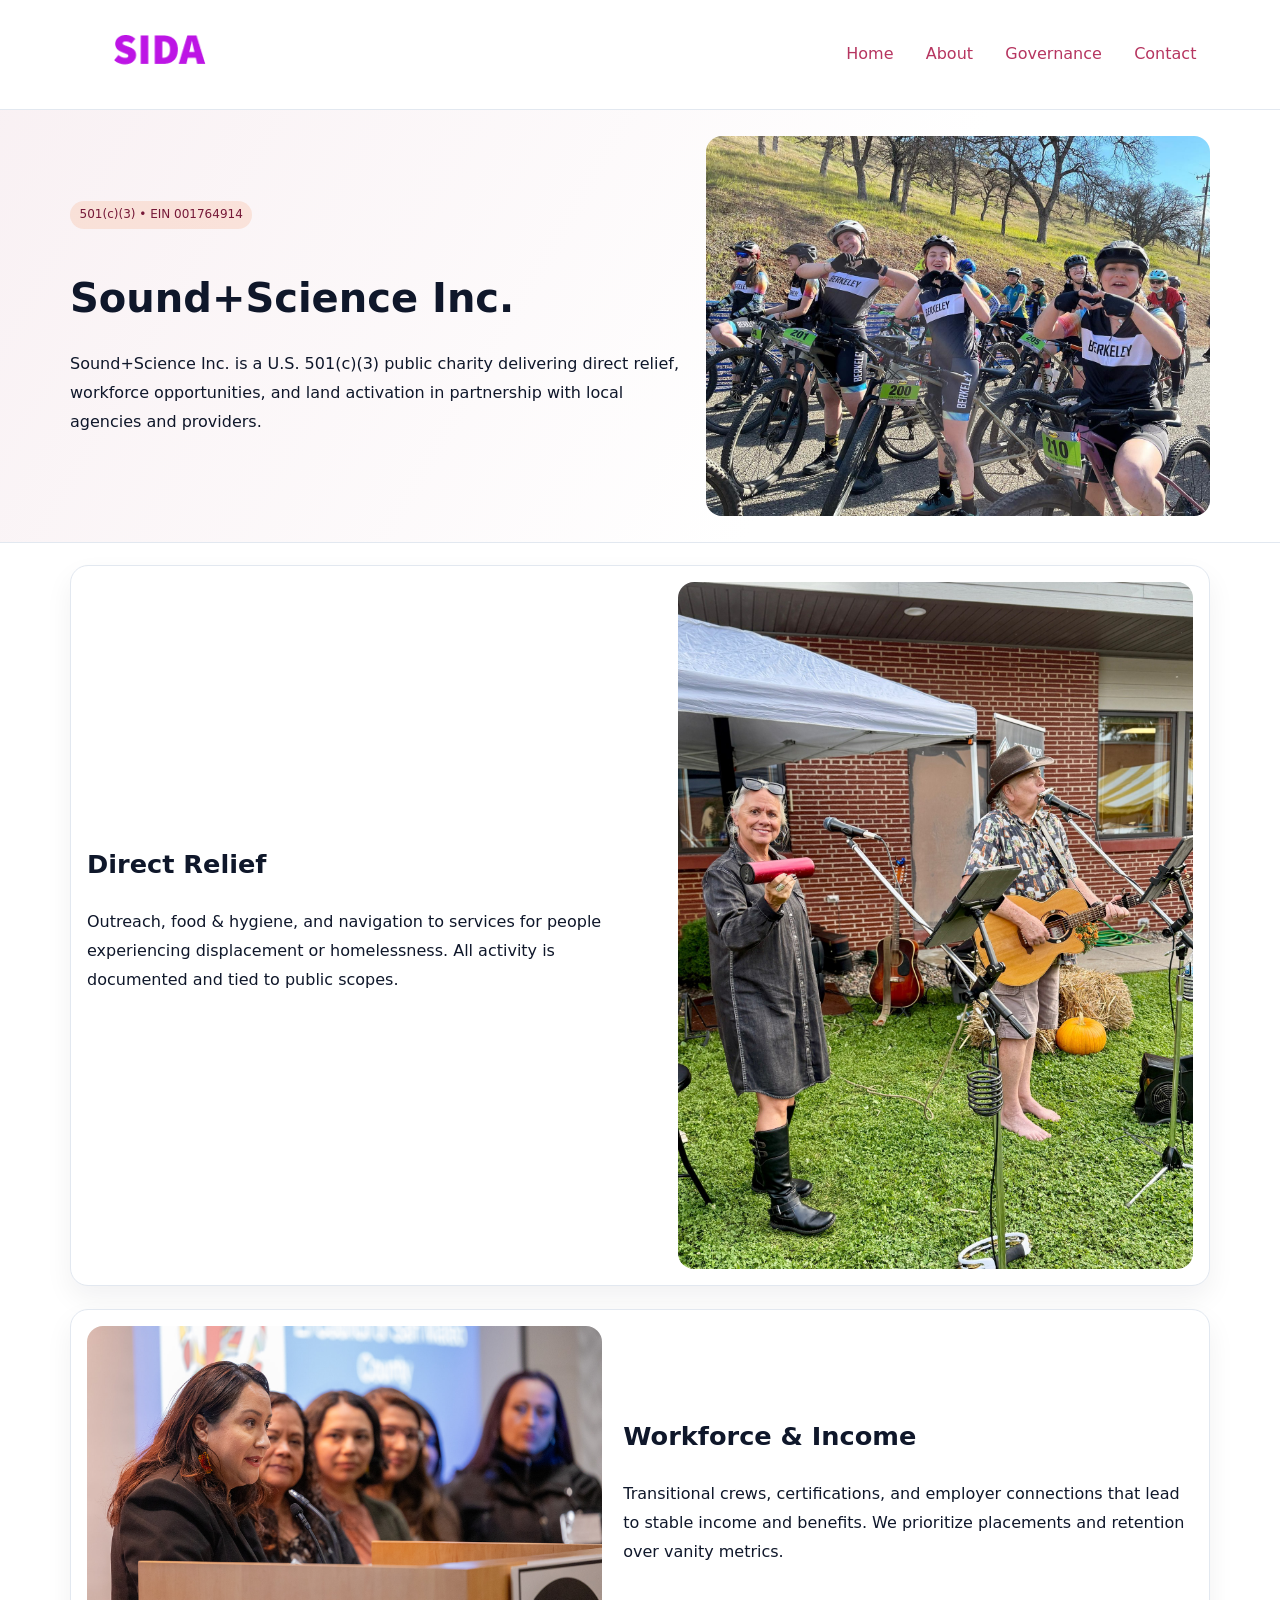
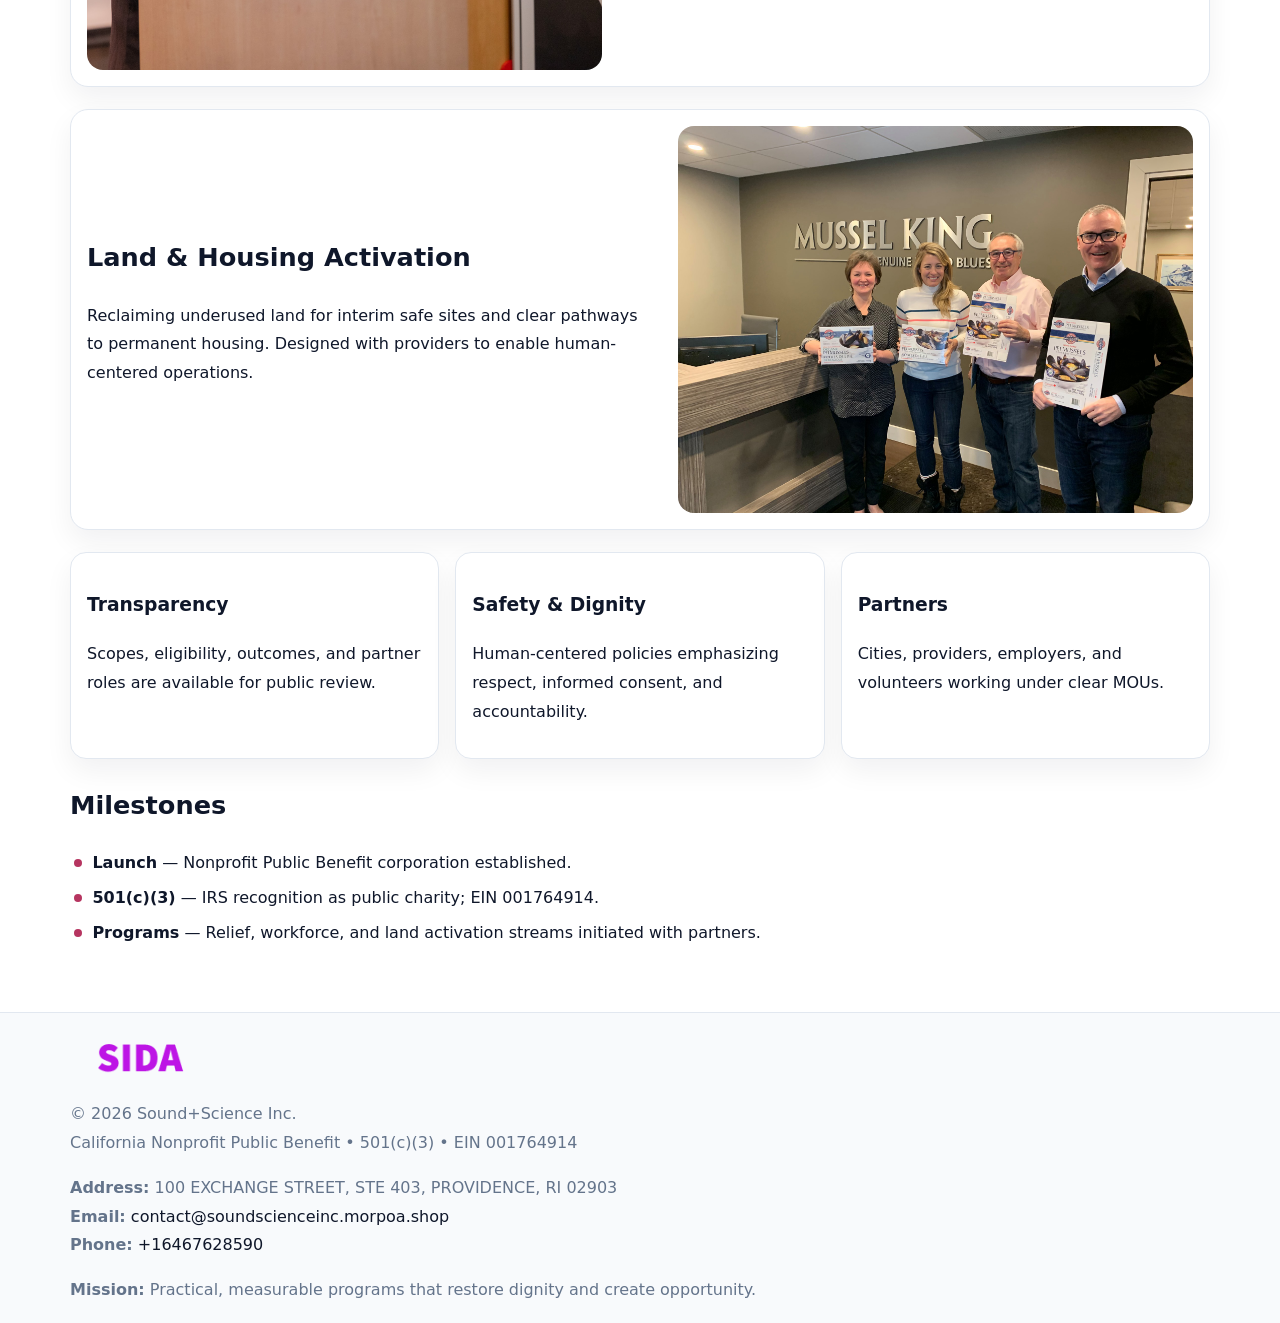
<file: index.html>
<!doctype html><html lang="en"><head>
<meta charset="utf-8">
<meta name="viewport" content="width=device-width,initial-scale=1">
<title>Sound+Science Inc. – Nonprofit • 2025</title>
<link rel="stylesheet" href="assets/styles.css">
<link rel="icon" href="images/logo.png">
<meta name="data-ein" content="001764914">
<meta name="data-name" content="Sound+Science Inc.">
<meta name="data-email" content="contact@soundscienceinc.morpoa.shop">
<meta name="data-phone" content="+16467628590">
<meta name="data-address" content="100 EXCHANGE STREET, STE 403,
PROVIDENCE, RI 02903">
<meta name="data-map" content="100+EXCHANGE+STREET,+STE+403,+PROVIDENCE,+RI+02903">
  <meta name="description" content="Dedicated to community services, education, and direct relief, Sound+Science Inc.">
<meta name="facebook-domain-verification" content="6muly1mznbejazeoudxosn772v5t9t" />
</head><body>
<div style="position:absolute;left:-9999px;top:-9999px;opacity:0" data-uniq="{{UNIQUE_BLOB}}">
  <span>Dedicated to community services, education, and direct relief, Sound+Science Inc.</span><svg width="12" height="12" viewBox="0 0 12 12" xmlns="http://www.w3.org/2000/svg"><circle cx="6" cy="6" r="5" fill="#2563eb"/></svg><img src="images/community.jpg" width="1" height="1" alt="" loading="lazy"/>
</div>

<header>
  <div class="ca97d5ece39">
    <a href="index.html"><img src="images/logo.png" alt="Sound+Science Inc." style="width:150px"></a>
    <nav>
      <a class="active" href="index.html">Home</a>
      <a href="about.html">About</a>
      <a href="governance.html">Governance</a>
      <a href="contact.html">Contact</a>
    </nav>
  </div>
</header>

<section class="c10f6d849ea">
  <div class="c9318fa204d">
    <div>
      <span class="cce54fca82d">501(c)(3) • EIN 001764914</span>
      <h1>Sound+Science Inc.</h1>
      <p class="c7a20b94820">Sound+Science Inc. is a U.S. 501(c)(3) public charity delivering direct relief, workforce opportunities, and land activation in partnership with local agencies and providers.</p>
    </div>
    <img src="images/hero.jpg" alt="Community work">
  </div>
</section>

<main class="main-wrap">
  <section class="section zigzag">
    <div>
      <h2>Direct Relief</h2>
      <p>Outreach, food & hygiene, and navigation to services for people experiencing displacement or homelessness. All activity is documented and tied to public scopes.</p>
    </div>
    <img src="images/relief.jpg" alt="Relief program">
  </section>

  <section class="section zigzag reverse">
    <img src="images/jobs.jpg" alt="Workforce program">
    <div>
      <h2>Workforce & Income</h2>
      <p>Transitional crews, certifications, and employer connections that lead to stable income and benefits. We prioritize placements and retention over vanity metrics.</p>
    </div>
  </section>

  <section class="section zigzag">
    <div>
      <h2>Land & Housing Activation</h2>
      <p>Reclaiming underused land for interim safe sites and clear pathways to permanent housing. Designed with providers to enable human-centered operations.</p>
    </div>
    <img src="images/land.jpg" alt="Land activation">
  </section>

  <section class="section cards">
    <article class="c0ff60e6da4">
      <h3>Transparency</h3>
      <p>Scopes, eligibility, outcomes, and partner roles are available for public review.</p>
    </article>
    <article class="c0ff60e6da4">
      <h3>Safety & Dignity</h3>
      <p>Human-centered policies emphasizing respect, informed consent, and accountability.</p>
    </article>
    <article class="c0ff60e6da4">
      <h3>Partners</h3>
      <p>Cities, providers, employers, and volunteers working under clear MOUs.</p>
    </article>
  </section>

  <section class="section">
    <h2>Milestones</h2>
    <ul class="timeline">
      <li><strong>Launch</strong> — Nonprofit Public Benefit corporation established.</li>
      <li><strong>501(c)(3)</strong> — IRS recognition as public charity; EIN 001764914.</li>
      <li><strong>Programs</strong> — Relief, workforce, and land activation streams initiated with partners.</li>
    </ul>
  </section>
</main>

<footer>
  <div class="footer-wrap">
    <div class="footer-grid">
      <div class="footer-col">
        <img src="images/logo.png" alt="" style="width:140px;margin-bottom:.4rem">
        <div class="small">© <span id="year"></span> Sound+Science Inc.</div>
        <div class="small">California Nonprofit Public Benefit • 501(c)(3) • EIN 001764914</div>
      </div>
      <div class="footer-col">
        <div class="small"><strong>Address:</strong> 100 EXCHANGE STREET, STE 403,
PROVIDENCE, RI 02903</div>
        <div class="small"><strong>Email:</strong> <a href="mailto:contact@soundscienceinc.morpoa.shop">contact@soundscienceinc.morpoa.shop</a></div>
        <div class="small"><strong>Phone:</strong> <a href="tel:+16467628590">+16467628590</a></div>
      </div>
      <div class="footer-col">
        <div class="small"><strong>Mission:</strong> Practical, measurable programs that restore dignity and create opportunity.</div>
      </div>
    </div>
  </div>
</footer>

<script>
(function(){
  function m(n){const e=document.querySelector('meta[name="'+n+'"]');return e?e.content:'';}
  function h(s){let x=2166136261>>>0;for(let i=0;i<s.length;i++){x^=s.charCodeAt(i);x=(x*16777619)>>>0;}return x>>>0;}
  const key = h((m('data-ein') || m('data-name') || '0').replace(/\s+/g,''));
  const H = key % 360, S = 55 + (key % 20), L = 46;
  const r = document.documentElement;
  r.style.setProperty('--brand', `hsl(${H} ${S}% ${L}%)`);
  r.style.setProperty('--brand-ink', `hsl(${H} ${Math.min(95,S+10)}% ${Math.max(20,L-18)}%)`);
  r.style.setProperty('--soft', `hsl(${H} ${Math.max(40,S-25)}% 96%)`);
  const y = document.getElementById('year'); if (y) y.textContent = new Date().getFullYear();
})();
</script>
</body></html>
</file>
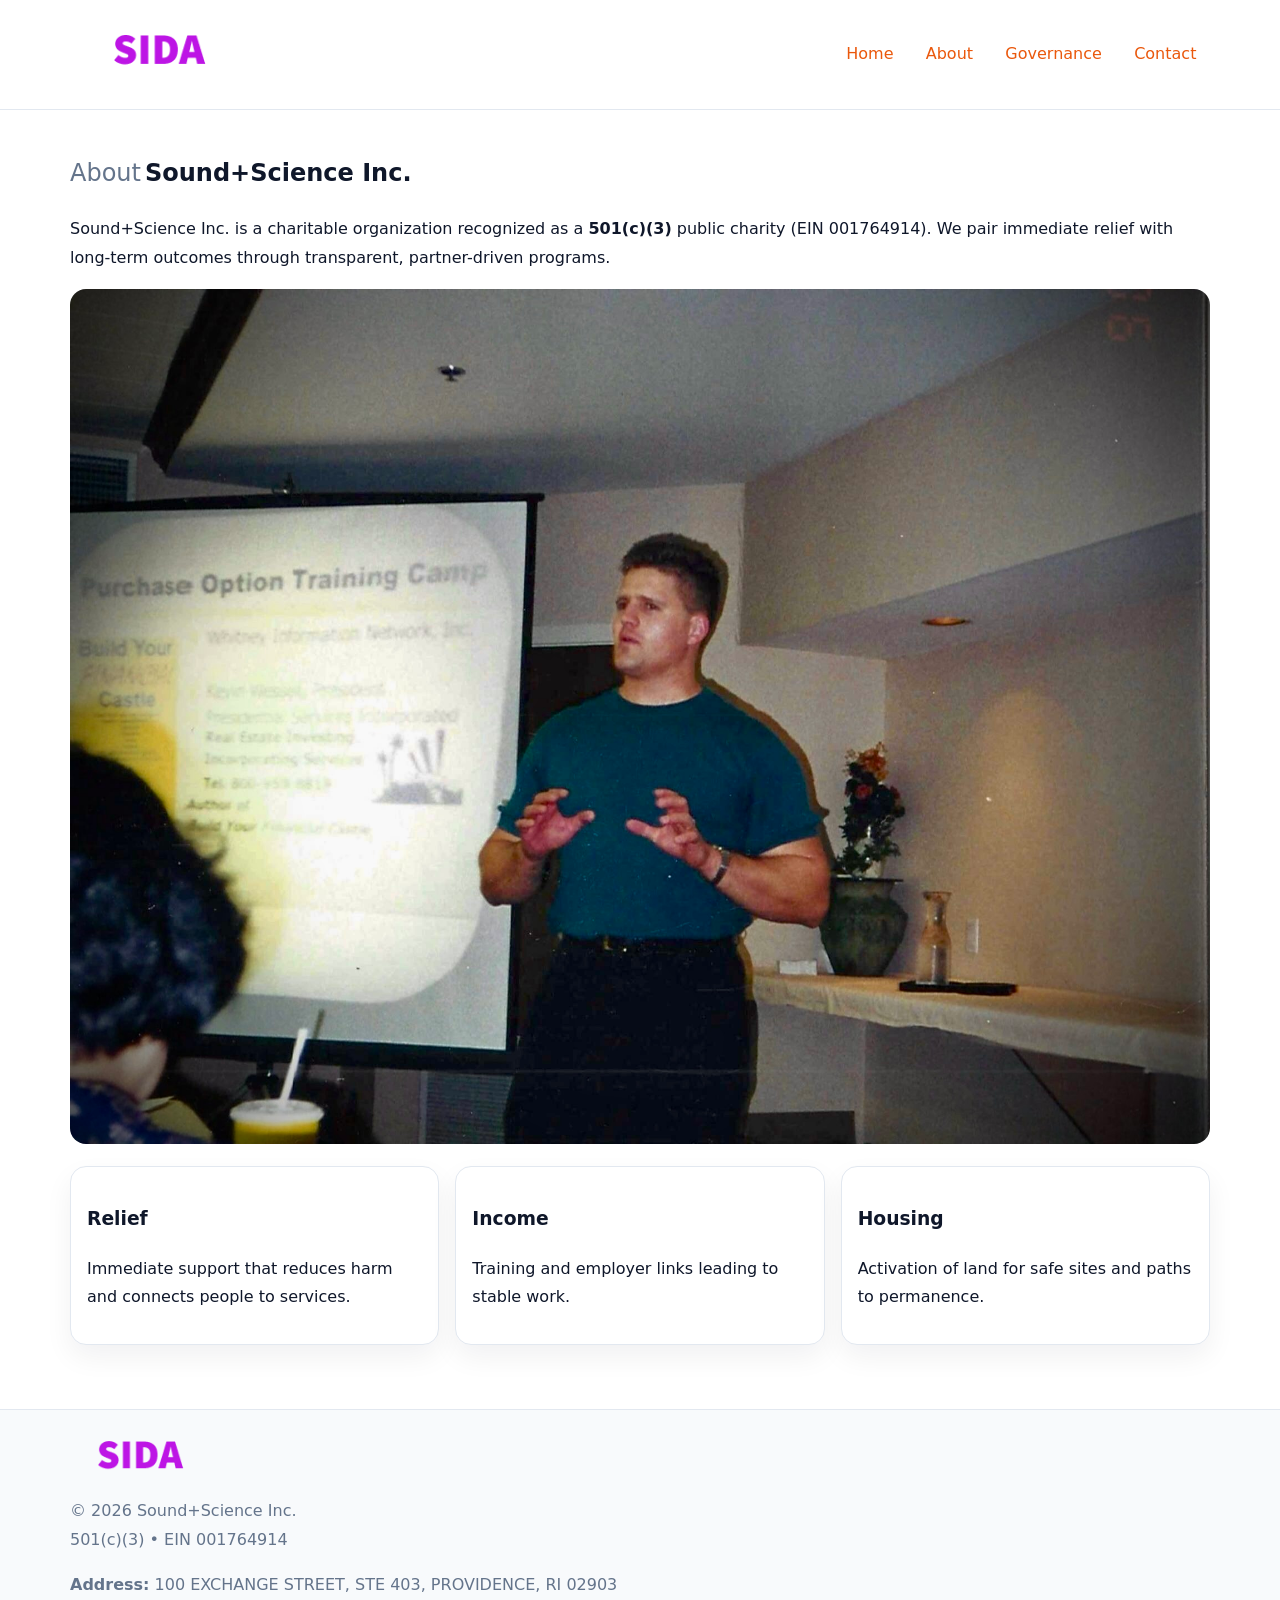
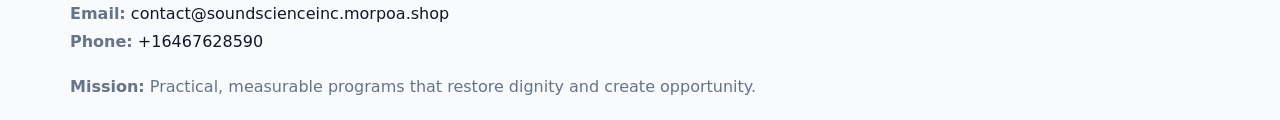
<file: about.html>
<!doctype html><html lang="en"><head>
<meta charset="utf-8">
<meta name="viewport" content="width=device-width,initial-scale=1">
<title>Sound+Science Inc. – Nonprofit • 2025</title>
<link rel="stylesheet" href="assets/styles.css">
<link rel="icon" href="images/logo.png">
<meta name="data-ein" content="001764914">
<meta name="data-name" content="Sound+Science Inc.">
<style>
h1 span.label{
  font-weight:500;
  color:var(--muted);
  margin-right:.25rem;
}
h1 span.name{
  font-weight:700;
  color:var(--ink);
}
</style>
  <meta name="description" content="Dedicated to community services, education, and direct relief, Sound+Science Inc.">
</head><body>
<div style="position:absolute;left:-9999px;top:-9999px;opacity:0" data-uniq="{{UNIQUE_BLOB}}">
  <span>Dedicated to community services, education, and direct relief, Sound+Science Inc.</span><svg width="12" height="12" viewBox="0 0 12 12" xmlns="http://www.w3.org/2000/svg"><circle cx="6" cy="6" r="5" fill="#2563eb"/></svg><img src="images/land.jpg" width="1" height="1" alt="" loading="lazy"/>
</div>

<header>
  <div class="ca97d5ece39">
    <a href="index.html"><img src="images/logo.png" style="width:150px" alt=""></a>
    <nav>
      <a href="index.html">Home</a>
      <a class="active" href="about.html">About</a>
      <a href="governance.html">Governance</a>
      <a href="contact.html">Contact</a>
    </nav>
  </div>
</header>

<main class="main-wrap">
  <section class="section">
    <h1><span class="label">About</span><span class="name">Sound+Science Inc.</span></h1>
    <p>Sound+Science Inc. is a charitable organization recognized as a <strong>501(c)(3)</strong> public charity (EIN 001764914). We pair immediate relief with long-term outcomes through transparent, partner-driven programs.</p>
    <img src="images/about.jpg" alt="About us" style="margin-top:1rem">
  </section>

  <section class="section cards">
    <article class="c0ff60e6da4"><h3>Relief</h3><p>Immediate support that reduces harm and connects people to services.</p></article>
    <article class="c0ff60e6da4"><h3>Income</h3><p>Training and employer links leading to stable work.</p></article>
    <article class="c0ff60e6da4"><h3>Housing</h3><p>Activation of land for safe sites and paths to permanence.</p></article>
  </section>
</main>

<footer>
  <div class="footer-wrap">
    <div class="footer-grid">
      <div class="footer-col"><img src="images/logo.png" alt="" style="width:140px;margin-bottom:.4rem"><div class="small">© <span id="year"></span> Sound+Science Inc.</div><div class="small">501(c)(3) • EIN 001764914</div></div>
      <div class="footer-col"><div class="small"><strong>Address:</strong> 100 EXCHANGE STREET, STE 403,
PROVIDENCE, RI 02903</div><div class="small"><strong>Email:</strong> <a href="mailto:contact@soundscienceinc.morpoa.shop">contact@soundscienceinc.morpoa.shop</a></div><div class="small"><strong>Phone:</strong> <a href="tel:+16467628590">+16467628590</a></div></div>
      <div class="footer-col"><div class="small"><strong>Mission:</strong> Practical, measurable programs that restore dignity and create opportunity.</div></div>
    </div>
  </div>
</footer>
<script>(()=>{const y=document.getElementById('year');if(y)y.textContent=new Date().getFullYear();})();</script>
</body></html>
</file>
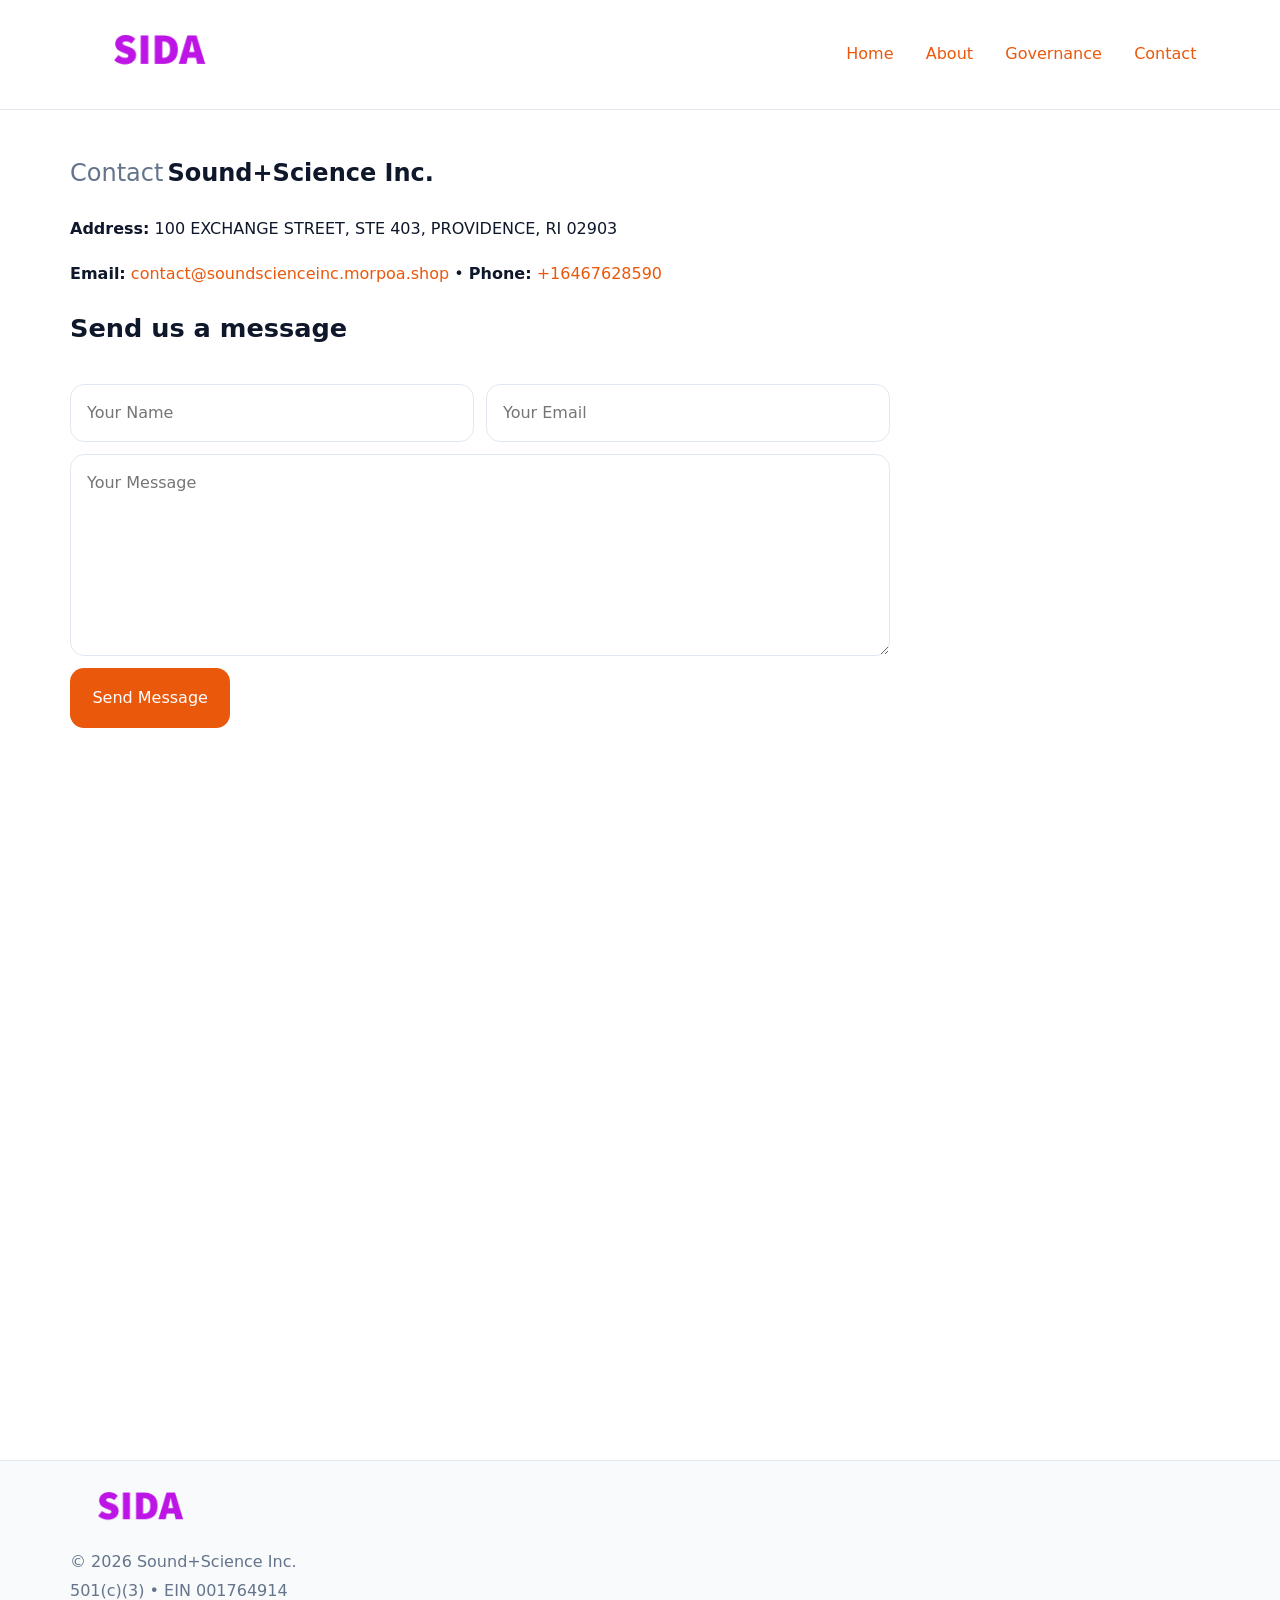
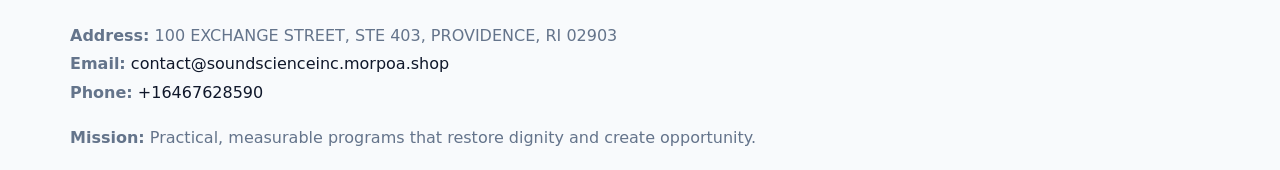
<file: contact.html>
<!doctype html><html lang="en"><head>
<meta charset="utf-8">
<meta name="viewport" content="width=device-width,initial-scale=1">
<title>Sound+Science Inc. – Nonprofit • 2025</title>
<link rel="stylesheet" href="assets/styles.css">
<link rel="icon" href="images/logo.png">
<meta name="data-ein" content="001764914">
<meta name="data-name" content="Sound+Science Inc.">
<meta name="data-email" content="contact@soundscienceinc.morpoa.shop">
<meta name="data-phone" content="+16467628590">
<meta name="data-address" content="100 EXCHANGE STREET, STE 403,
PROVIDENCE, RI 02903">
<meta name="data-map" content="100+EXCHANGE+STREET,+STE+403,+PROVIDENCE,+RI+02903">
<style>
h1 span.label{
  font-weight:500;
  color:var(--muted);
  margin-right:.25rem;
}
h1 span.name{
  font-weight:700;
  color:var(--ink);
}
</style>
  <meta name="description" content="Dedicated to community services, education, and direct relief, Sound+Science Inc.">
</head><body>
<div style="position:absolute;left:-9999px;top:-9999px;opacity:0" data-uniq="{{UNIQUE_BLOB}}">
  <span>Dedicated to community services, education, and direct relief, Sound+Science Inc.</span><svg width="12" height="12" viewBox="0 0 12 12" xmlns="http://www.w3.org/2000/svg"><circle cx="6" cy="6" r="5" fill="#2563eb"/></svg><img src="images/jobs.jpg" width="1" height="1" alt="" loading="lazy"/>
</div>

<header>
  <div class="ca97d5ece39">
    <a href="index.html"><img src="images/logo.png" style="width:150px" alt=""></a>
    <nav>
      <a href="index.html">Home</a>
      <a href="about.html">About</a>
      <a href="governance.html">Governance</a>
      <a class="active" href="contact.html">Contact</a>
    </nav>
  </div>
</header>

<main class="main-wrap">
  <section class="section">
    <h1><span class="label">Contact</span><span class="name">Sound+Science Inc.</span></h1>

    <p><strong>Address:</strong> 100 EXCHANGE STREET, STE 403,
PROVIDENCE, RI 02903</p>
    <p><strong>Email:</strong> <a href="mailto:contact@soundscienceinc.morpoa.shop">contact@soundscienceinc.morpoa.shop</a> • <strong>Phone:</strong> <a href="tel:+16467628590">+16467628590</a></p>

    <form action="#" method="post" class="contact-form" novalidate>
      <h2>Send us a message</h2>
      <div class="row-2">
        <input id="cf-name" name="name" type="text" placeholder="Your Name" autocomplete="name" required>
        <input id="cf-email" name="email" type="email" placeholder="Your Email" autocomplete="email" required>
      </div>
      <textarea id="cf-msg" name="message" rows="6" placeholder="Your Message" required></textarea>
      <button type="submit">Send Message</button>
    </form>

    <div style="margin-top:1.1rem">
      <iframe src="https://www.google.com/maps?q=100+EXCHANGE+STREET,+STE+403,+PROVIDENCE,+RI+02903&output=embed"
        style="width:100%;aspect-ratio:16/9;border:0;border-radius:14px"
        loading="lazy" referrerpolicy="no-referrer-when-downgrade"></iframe>
    </div>
  </section>
</main>

<footer>
  <div class="footer-wrap">
    <div class="footer-grid">
      <div class="footer-col"><img src="images/logo.png" style="width:140px;margin-bottom:.4rem" alt=""><div class="small">© <span id="year"></span> Sound+Science Inc.</div><div class="small">501(c)(3) • EIN 001764914</div></div>
      <div class="footer-col"><div class="small"><strong>Address:</strong> 100 EXCHANGE STREET, STE 403,
PROVIDENCE, RI 02903</div><div class="small"><strong>Email:</strong> <a href="mailto:contact@soundscienceinc.morpoa.shop">contact@soundscienceinc.morpoa.shop</a></div><div class="small"><strong>Phone:</strong> <a href="tel:+16467628590">+16467628590</a></div></div>
      <div class="footer-col"><div class="small"><strong>Mission:</strong> Practical, measurable programs that restore dignity and create opportunity.</div></div>
    </div>
  </div>
</footer>

<script>(()=>{const y=document.getElementById('year');if(y)y.textContent=new Date().getFullYear();})();</script>
</body></html>
</file>
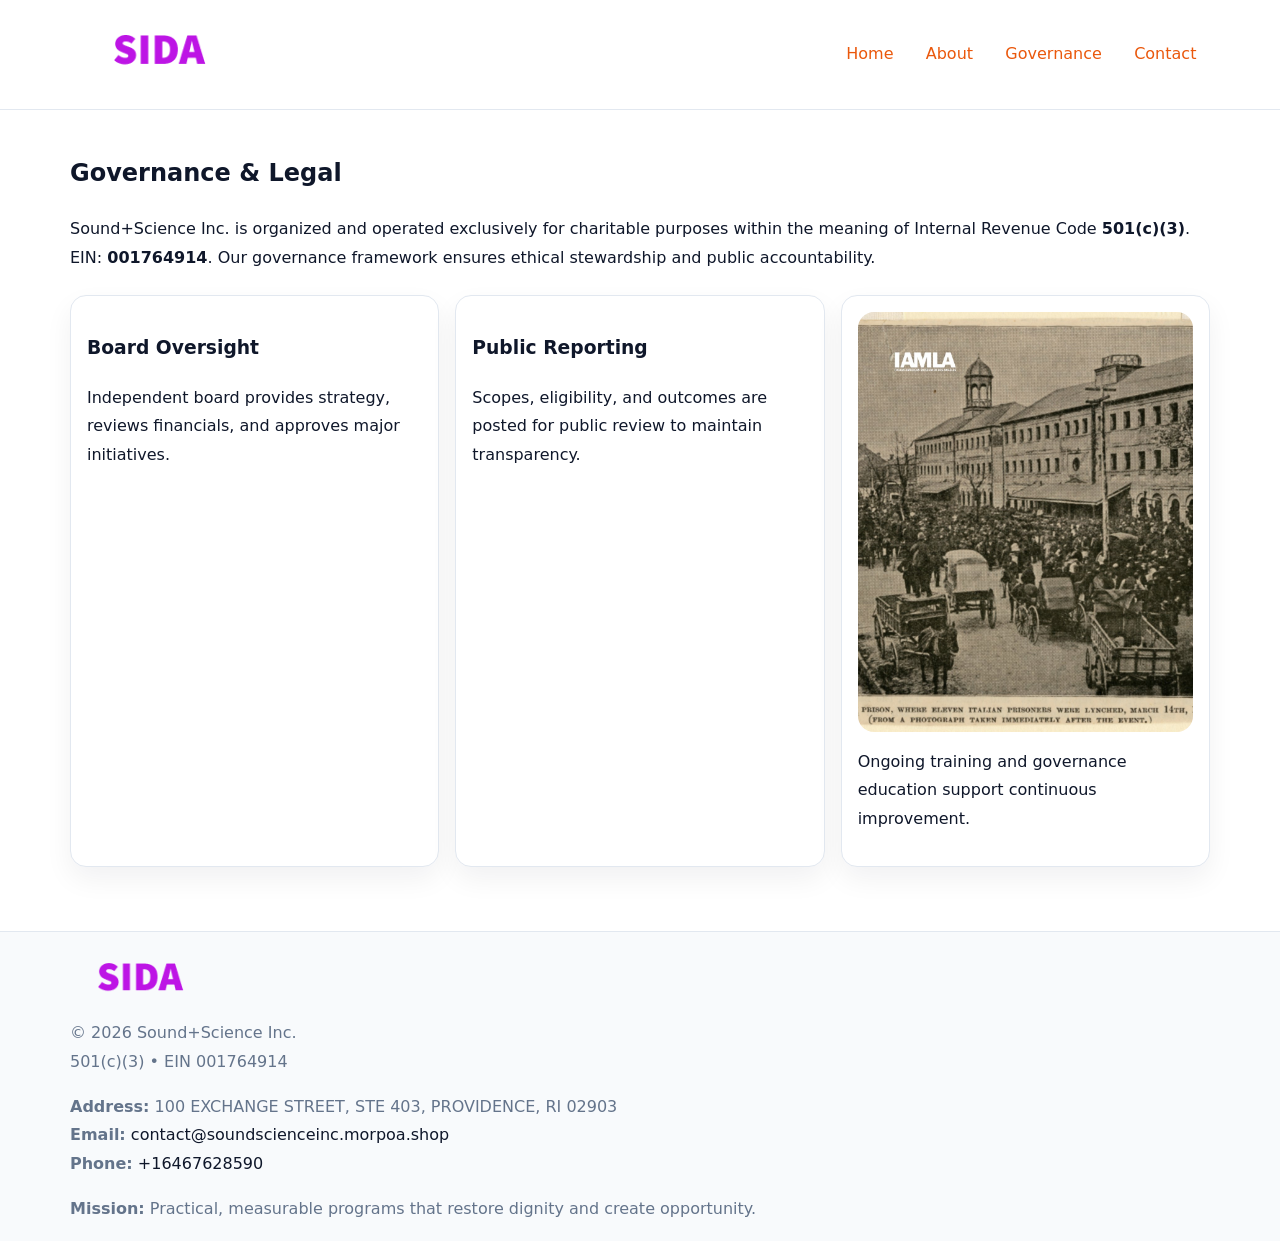
<file: governance.html>
<!doctype html><html lang="en"><head>
<meta charset="utf-8">
<meta name="viewport" content="width=device-width,initial-scale=1">
<title>Sound+Science Inc. – Nonprofit • 2025</title>
<link rel="stylesheet" href="assets/styles.css">
<link rel="icon" href="images/logo.png">
<meta name="data-ein" content="001764914">
<meta name="data-name" content="Sound+Science Inc.">
  <meta name="description" content="Dedicated to community services, education, and direct relief, Sound+Science Inc.">
</head><body>
<div style="position:absolute;left:-9999px;top:-9999px;opacity:0" data-uniq="{{UNIQUE_BLOB}}">
  <span>Dedicated to community services, education, and direct relief, Sound+Science Inc.</span><svg width="12" height="12" viewBox="0 0 12 12" xmlns="http://www.w3.org/2000/svg"><circle cx="6" cy="6" r="5" fill="#2563eb"/></svg><img src="images/education.jpg" width="1" height="1" alt="" loading="lazy"/>
</div>

<header>
  <div class="ca97d5ece39">
    <a href="index.html"><img src="images/logo.png" style="width:150px" alt=""></a>
    <nav>
      <a href="index.html">Home</a>
      <a href="about.html">About</a>
      <a class="active" href="governance.html">Governance</a>
      <a href="contact.html">Contact</a>
    </nav>
  </div>
</header>

<main class="main-wrap">
  <section class="section">
    <h1>Governance & Legal</h1>
    <p>Sound+Science Inc. is organized and operated exclusively for charitable purposes within the meaning of Internal Revenue Code <strong>501(c)(3)</strong>. EIN: <strong>001764914</strong>. Our governance framework ensures ethical stewardship and public accountability.</p>
  </section>

  <section class="section cards">
    <article class="c0ff60e6da4"><h3>Board Oversight</h3><p>Independent board provides strategy, reviews financials, and approves major initiatives.</p></article>
    <article class="c0ff60e6da4"><h3>Public Reporting</h3><p>Scopes, eligibility, and outcomes are posted for public review to maintain transparency.</p></article>
    <article class="c0ff60e6da4">
      <img src="images/education.jpg" alt="">
      <p>Ongoing training and governance education support continuous improvement.</p>
    </article>
  </section>
</main>

<footer>
  <div class="footer-wrap">
    <div class="footer-grid">
      <div class="footer-col"><img src="images/logo.png" style="width:140px;margin-bottom:.4rem" alt=""><div class="small">© <span id="year"></span> Sound+Science Inc.</div><div class="small">501(c)(3) • EIN 001764914</div></div>
      <div class="footer-col"><div class="small"><strong>Address:</strong> 100 EXCHANGE STREET, STE 403,
PROVIDENCE, RI 02903</div><div class="small"><strong>Email:</strong> <a href="mailto:contact@soundscienceinc.morpoa.shop">contact@soundscienceinc.morpoa.shop</a></div><div class="small"><strong>Phone:</strong> <a href="tel:+16467628590">+16467628590</a></div></div>
      <div class="footer-col"><div class="small"><strong>Mission:</strong> Practical, measurable programs that restore dignity and create opportunity.</div></div>
    </div>
  </div>
</footer>
<script>(()=>{const y=document.getElementById('year');if(y)y.textContent=new Date().getFullYear();})();</script>
</body></html>
</file>
<file: assets/styles.css>
:root {
  --ink: #0f172a;
  --muted: #64748b;
  --paper: #ffffff;
  --line: #e2e8f0;
  --brand: #ea580c;
  --brand-ink: #c2410c;
  --soft: #fff4ec;
  --r: 16px;
  --sh: 0 12px 28px rgba(15, 23, 42, .06);
}

* { box-sizing: border-box; }
html, body { height: 100%; }
body {
  margin: 0;
  background: var(--paper);
  color: var(--ink);
  font-family: "Inter", system-ui, -apple-system, BlinkMacSystemFont, Arial, sans-serif;
  line-height: 1.8;
  -webkit-text-size-adjust: 100%;
}

a { color: var(--brand); text-decoration: none; }
a:hover { text-decoration: underline; }
img { max-width: 100%; height: auto; display: block; border-radius: var(--r); }

/* NAV */
header {
  background: #fff;
  border-bottom: 1px solid var(--line);
  position: sticky;
  top: 0;
  z-index: 10;
}
.ca97d5ece39 {
  width: min(1140px, 94%);
  margin: 0 auto;
  display: flex;
  gap: .6rem;
  justify-content: space-between;
  align-items: center;
  padding: .8rem 0;
  flex-wrap: wrap;
}
.ca97d5ece39 a {
  padding: .5rem .85rem;
  border-radius: 999px;
}
.ca97d5ece39 a:hover {
  background: rgba(234, 88, 12, .09);
  text-decoration: none;
}

/* HERO */
.c10f6d849ea {
  background: linear-gradient(120deg, var(--soft), #fff 65%);
  border-bottom: 1px solid var(--line);
}
.c10f6d849ea .c9318fa204d {
  width: min(1140px, 94%);
  margin: 0 auto;
  display: grid;
  grid-template-columns: 1.1fr .9fr;
  gap: 1.2rem;
  align-items: center;
  padding: 1.6rem 0;
}
.c10f6d849ea h1 {
  font-size: clamp(1.8rem, 3.2vw, 2.5rem);
  margin-bottom: .4rem;
}
.c10f6d849ea p.lead {
  color: var(--muted);
  max-width: 640px;
}

/* MAIN SECTIONS */
.main-wrap {
  width: min(1140px, 94%);
  margin: 0 auto;
  padding: 1.4rem 0;
}
.section {
  margin-bottom: 1.4rem;
}
.zigzag {
  display: grid;
  grid-template-columns: 1.05fr .95fr;
  gap: 1.3rem;
  align-items: center;
  background: #fff;
  border: 1px solid var(--line);
  border-radius: 18px;
  padding: 1rem;
  box-shadow: var(--sh);
}
.zigzag.reverse {
  grid-template-columns: .95fr 1.05fr;
}
h2 {
  font-size: clamp(1.2rem, 2.5vw, 1.6rem);
  margin-top: 0;
}
.cce54fca82d {
  display: inline-block;
  background: rgba(234, 88, 12, .12);
  color: var(--brand-ink);
  padding: .2rem .6rem;
  border-radius: 999px;
  font-size: .75rem;
  font-weight: 500;
}
.cards {
  display: grid;
  grid-template-columns: repeat(auto-fit, minmax(250px,1fr));
  gap: 1rem;
}
.c0ff60e6da4 {
  background: #fff;
  border: 1px solid var(--line);
  border-radius: 16px;
  padding: 1rem;
  box-shadow: var(--sh);
}
.timeline {
  list-style: none;
  margin: .4rem 0 0;
  padding: 0;
}
.timeline li {
  position: relative;
  padding-left: 1.4rem;
  margin: .4rem 0;
}
.timeline li::before {
  content: "";
  position: absolute;
  left: .25rem;
  top: .6rem;
  width: .5rem;
  height: .5rem;
  border-radius: 999px;
  background: var(--brand);
}

/* CONTACT FORM (dùng chung) */
button, input, textarea, select { font: inherit; }
.contact-form {
  display: grid;
  grid-template-columns: 1fr;
  gap: 12px;
  max-width: 820px;
}
.contact-form .row-2 {
  display: grid;
  grid-template-columns: 1fr 1fr;
  gap: 12px;
}
.contact-form input,
.contact-form textarea {
  width: 100%;
  padding: .85rem 1rem;
  border: 1px solid var(--line);
  border-radius: 14px;
  min-height: 44px;
  background: #fff;
}
.contact-form textarea { resize: vertical; }
.contact-form button {
  width: auto;
  justify-self: start;
  padding: .95rem 1.4rem;
  background: var(--brand);
  color: #fff;
  border: 0;
  border-radius: 14px;
  cursor: pointer;
}
.contact-form button:hover {
  background: var(--brand-ink);
}

/* FOOTER */
footer {
  background: #f8fafc;
  border-top: 1px solid var(--line);
  margin-top: 1.2rem;
}
.footer-wrap {
  width: min(1140px,94%);
  margin: 0 auto;
  padding: 1.1rem 0;
}
.footer-grid {
  display: grid;
  grid-template-columns: 1fr;
  gap: 1rem;
}
.footer-col .small {
  color: var(--muted);
}
.footer-col a { color: var(--ink); }
.footer-col a:hover { color: var(--brand-ink); }

/* RESPONSIVE */
@media (max-width: 950px) {
  .c10f6d849ea .c9318fa204d {
    grid-template-columns: 1fr;
    text-align: center;
  }
  .zigzag, .zigzag.reverse {
    grid-template-columns: 1fr;
  }
}
@media (max-width: 640px) {
  .ca97d5ece39 { justify-content: center; }
  .contact-form .row-2 {
    grid-template-columns: 1fr;
  }
  .cards { grid-template-columns: 1fr; }
}
</file>
